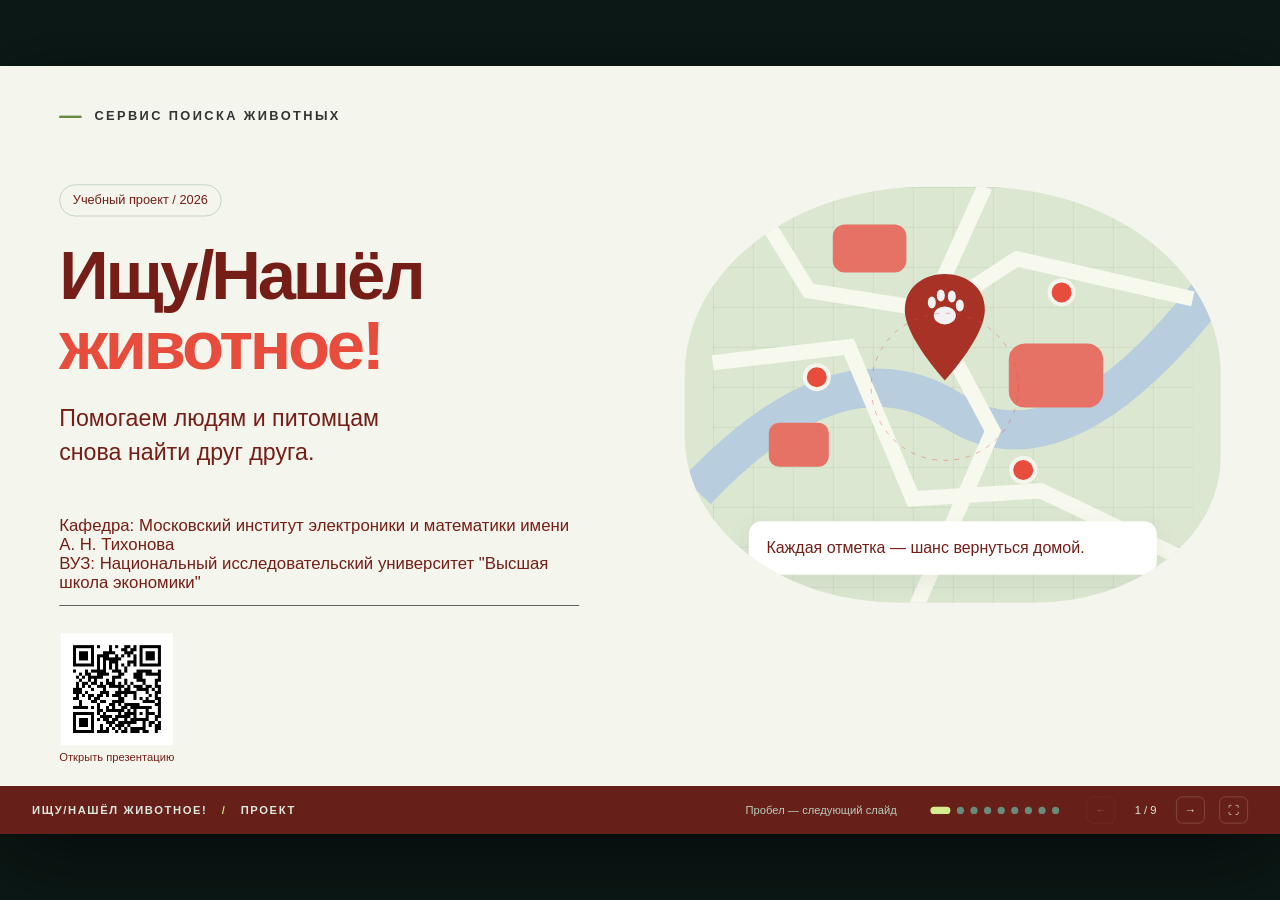
<file: presentation/index.html>
<!doctype html>
<html lang="ru">
  <head>
    <meta charset="utf-8" />
    <meta
      name="viewport"
      content="width=device-width, initial-scale=1, viewport-fit=cover"
    />
    <title>Ищу/Нашёл животное! — презентация</title>
    <link rel="stylesheet" href="presentation.css?v=20261010-3" />
  </head>
  <body>
    <div id="viewport">
    <div id="stage">
      <iframe id="slide" title="Слайд презентации"></iframe>
      <nav aria-label="Управление презентацией">
        <span class="brand">ИЩУ/НАШЁЛ ЖИВОТНОЕ! <i> / </i> ПРОЕКТ</span
        ><span id="hint">Пробел — следующий слайд</span>
        <div id="dots"></div>
        <button id="prev" aria-label="Предыдущий слайд">←</button
        ><span id="counter" aria-live="polite"></span
        ><button id="next" aria-label="Следующий слайд">→</button
        ><button id="fullscreen" aria-label="Полный экран">⛶</button>
      </nav>
    </div>
    </div>
    <div class="touch-navigation" aria-label="Переключение слайдов касанием">
      <button id="touch-prev" aria-label="Левая половина экрана — предыдущий слайд"></button>
      <button id="touch-next" aria-label="Правая половина экрана — следующий слайд"></button>
    </div>
    <script src="presentation.js?v=20261010-3"></script>
  </body>
</html>
</file>
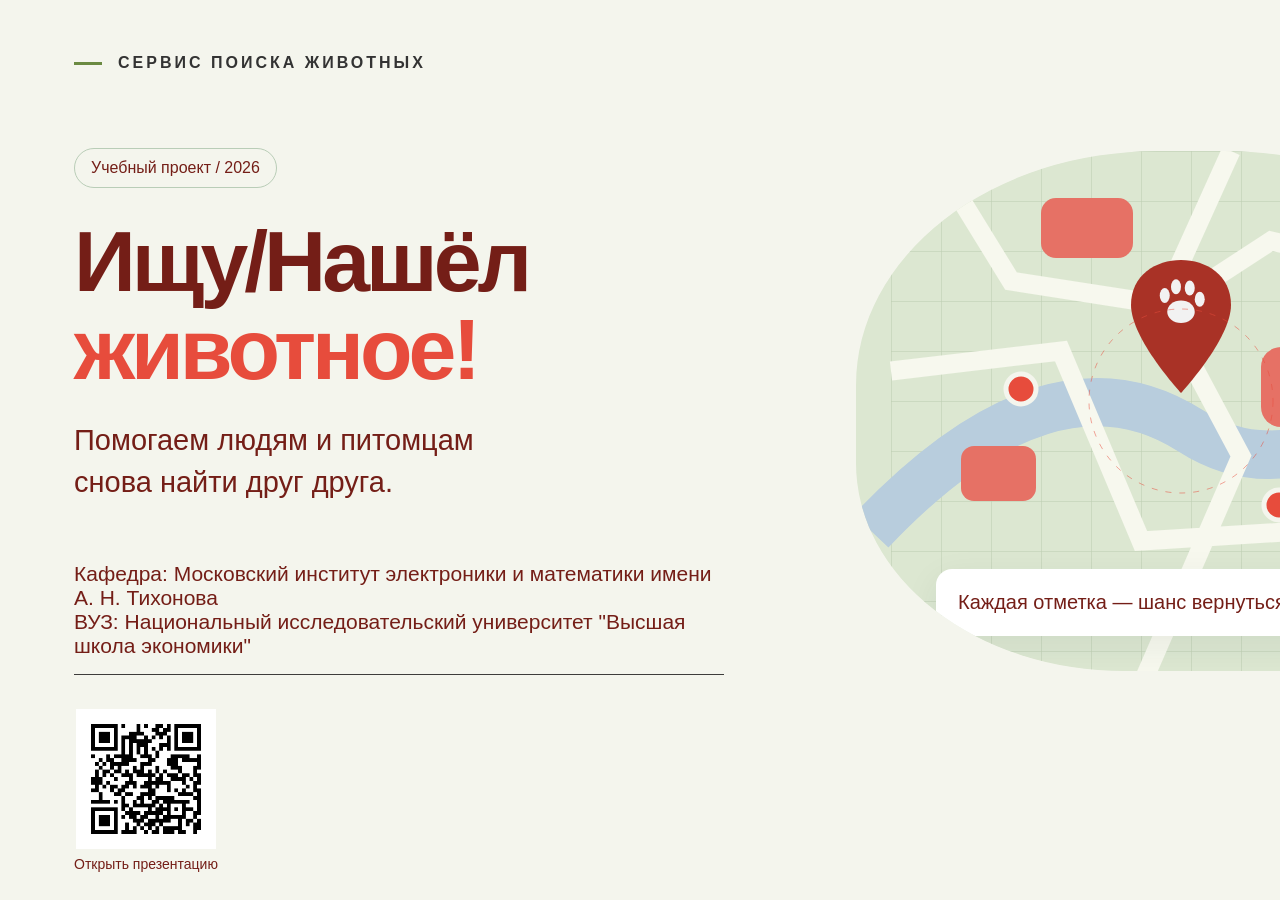
<file: presentation/1/index.html>
<!doctype html>
<html lang="ru">
  <head>
    <meta charset="utf-8" />
    <meta name="viewport" content="width=device-width, initial-scale=1" />
    <title>1. Ищу/Нашёл животное!</title>
    <link rel="stylesheet" href="../slides.css?v=20261010-2" />
  </head>
  <body>
    <main class="slide welcome">
      <div class="eyebrow">Сервис поиска животных</div>
      <div class="hero">
        <div>
          <span class="pill">Учебный проект / 2026</span>
          <h1 style="margin-top: 30px">
            Ищу/Нашёл<br /><span class="accent">животное!</span>
          </h1>
          <p>Помогаем людям и питомцам<br />снова найти друг друга.</p>
          <!-- Укажите название учебного заведения здесь. -->
          <div class="school">
            Кафедра: Московский институт электроники и математики имени А. Н.
            Тихонова <br />
            ВУЗ: Национальный исследовательский университет "Высшая школа
            экономики"
          </div>
        </div>
        <div class="map-art">
          <svg viewBox="0 0 600 520" aria-hidden="true">
            <defs>
              <pattern
                id="grid"
                width="50"
                height="50"
                patternUnits="userSpaceOnUse"
              >
                <path
                  d="M50 0H0v50"
                  fill="none"
                  stroke="#bacbb0"
                  stroke-width="1"
                />
              </pattern>
            </defs>
            <rect width="600" height="520" fill="url(#grid)" />
            <path
              d="M-20 380Q160 190 300 280T630 120"
              stroke="#b8cddd"
              stroke-width="48"
              fill="none"
            />
            <path
              d="m40 0 80 130 160 25 100-65 220 50M0 220l170-20 80 190 160-10 210 100M340 0l-70 155 80 150-100 230"
              stroke="#f7f8ee"
              stroke-width="19"
              fill="none"
            />
            <g fill="#e67165">
              <rect x="150" y="47" width="92" height="60" rx="15" />
              <rect x="370" y="196" width="118" height="80" rx="20" />
              <rect x="70" y="295" width="75" height="55" rx="13" />
            </g>
            <g transform="translate(240 110)">
              <path
                d="M0 44C0-16 100-16 100 44c0 34-50 88-50 88S0 78 0 44"
                fill="#a93226"
              />
              <g transform="translate(25 17) scale(1.25)" fill="#f2f2f2">
                <ellipse cx="20" cy="27" rx="11" ry="9" />
                <ellipse cx="7" cy="14" rx="4" ry="6" />
                <ellipse cx="16" cy="7" rx="4" ry="6" />
                <ellipse cx="27" cy="8" rx="4" ry="6" />
                <ellipse cx="35" cy="17" rx="4" ry="6" />
              </g>
            </g>
            <g fill="#e74c3c" stroke="#f4f5ed" stroke-width="5">
              <circle cx="130" cy="238" r="15" />
              <circle cx="436" cy="132" r="15" />
              <circle cx="388" cy="354" r="15" />
            </g>
            <circle
              cx="290"
              cy="250"
              r="92"
              stroke="#e74c3c"
              fill="none"
              opacity=".5"
              stroke-dasharray="6 8"
            />
          </svg>
          <div class="map-label">Каждая отметка — шанс вернуться домой.</div>
        </div>
      </div>
      <a class="presentation-qr" href="http://146.103.106.182/presentation/" aria-label="Открыть презентацию по QR-коду">
        <img src="presentation-qr.png" width="140" height="140" alt="QR-код: http://146.103.106.182/presentation/" />
        <span>Открыть презентацию</span>
      </a>
    </main>
  </body>
</html>
</file>
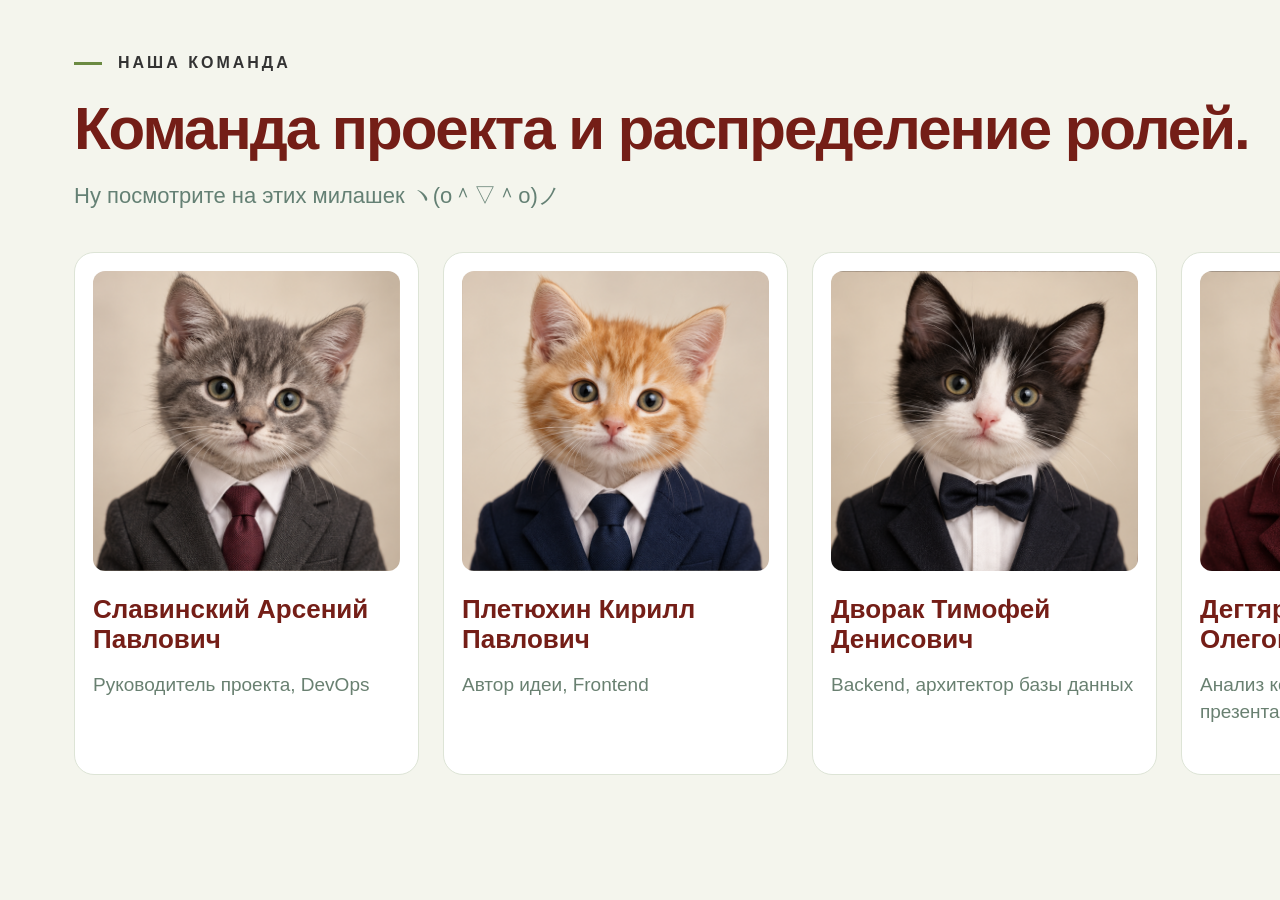
<file: presentation/2/index.html>
<!doctype html>
<html lang="ru">
  <head>
    <meta charset="utf-8" />
    <meta name="viewport" content="width=device-width, initial-scale=1" />
    <title>2. Ищу/Нашёл животное!</title>
    <link rel="stylesheet" href="../slides.css?v=20261010-3" />
  </head>
  <body>
    <main class="slide">
      <div class="eyebrow">Наша команда</div>
      <h2>Команда проекта и распределение ролей.</h2>
      <p class="intro">Ну посмотрите на этих милашек ヽ(o＾▽＾o)ノ</p>
      <div class="team">
        <article class="member">
          <div class="photo kitten kitten-1" role="img" aria-label="Котёнок в деловом костюме"></div>
          <!-- Укажите ФИО участника здесь. -->
          <h3>Славинский Арсений Павлович</h3>
          <!-- Укажите роль и описание вклада здесь. -->
          <p>Руководитель проекта, DevOps</p>
        </article>
        <article class="member">
          <div class="photo kitten kitten-2" role="img" aria-label="Котёнок в деловом костюме"></div>
          <!-- Укажите ФИО участника здесь. -->
          <h3>Плетюхин Кирилл Павлович</h3>
          <!-- Укажите роль и описание вклада здесь. -->
          <p>Автор идеи, Frontend</p>
        </article>
        <article class="member">
          <div class="photo kitten kitten-3" role="img" aria-label="Котёнок в деловом костюме"></div>
          <!-- Укажите ФИО участника здесь. -->
          <h3>Дворак Тимофей Денисович</h3>
          <!-- Укажите роль и описание вклада здесь. -->
          <p>Backend, архитектор базы данных</p>
        </article>
        <article class="member">
          <div class="photo kitten kitten-4" role="img" aria-label="Котёнок в деловом костюме"></div>
          <!-- Укажите ФИО участника здесь. -->
          <h3>Дегтярёва Алина Олеговна</h3>
          <!-- Укажите роль и описание вклада здесь. -->
          <p>Анализ конкурентов, разработка презентации и текстов</p>
        </article>
      </div>
      <footer class="footer"><span></span><span>02 / 09</span></footer>
    </main>
  </body>
</html>
</file>
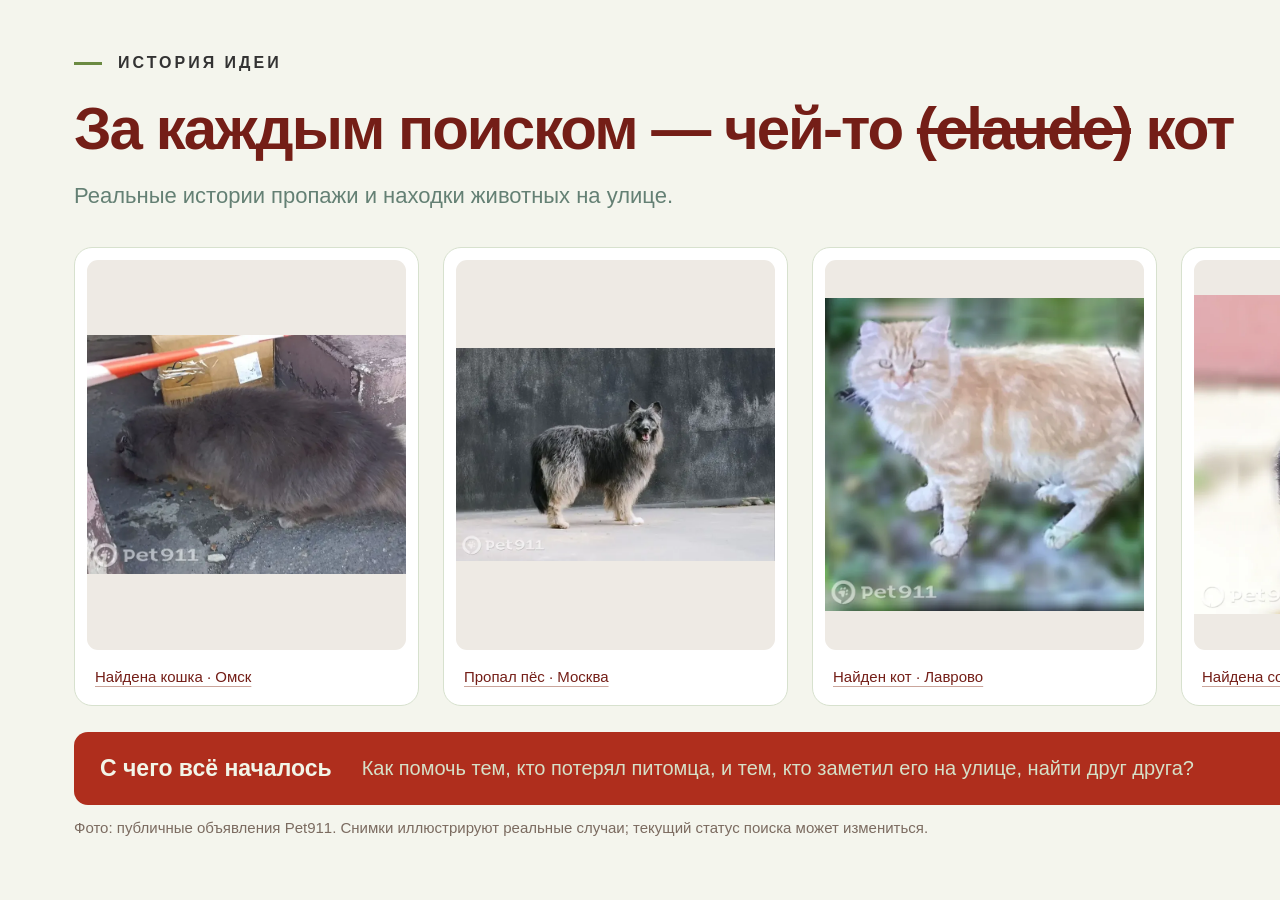
<file: presentation/3/index.html>
<!doctype html>
<html lang="ru">
  <head>
    <meta charset="utf-8" />
    <meta name="viewport" content="width=device-width, initial-scale=1" />
    <title>3. Ищу/Нашёл животное!</title>
    <link rel="stylesheet" href="../slides.css?v=20261010-2" />
  </head>
  <body>
    <main class="slide">
      <div class="eyebrow">История идеи</div>
      <h2>За каждым поиском — чей-то <strike>(claude)</strike> кот</h2>
      <p class="intro">Реальные истории пропажи и находки животных на улице.</p>
      <!-- Фото из публичных объявлений Pet911. Ссылки на оригиналы — под фотографиями. -->
      <div class="animal-gallery">
        <figure>
          <img src="cat-1.webp" alt="Найденная на улице серая кошка в Омске" />
          <figcaption>
            <a
              href="https://pet911.ru/omsk/found/cat/rf1270955"
              target="_blank"
              rel="noopener noreferrer"
              >Найдена кошка · Омск</a
            >
          </figcaption>
        </figure>
        <figure>
          <img
            src="dog-1.webp"
            alt="Пропавший пёс, сфотографированный на улице в Москве"
          />
          <figcaption>
            <a
              href="https://pet911.ru/moskva/lost/dog/rl1124998"
              target="_blank"
              rel="noopener noreferrer"
              >Пропал пёс · Москва</a
            >
          </figcaption>
        </figure>
        <figure>
          <img src="cat-2.webp" alt="Рыжий кот, найденный в деревне Лаврово" />
          <figcaption>
            <a
              href="https://pet911.ru/gorodskoy-okrug-klin/found/cat/rf1270945"
              target="_blank"
              rel="noopener noreferrer"
              >Найден кот · Лаврово</a
            >
          </figcaption>
        </figure>
        <figure>
          <img src="dog-2.webp" alt="Собака, найденная на улице в Лакинске" />
          <figcaption>
            <a
              href="https://pet911.ru/lakinsk/found/dog/rf1270957"
              target="_blank"
              rel="noopener noreferrer"
              >Найдена собака · Лакинск</a
            >
          </figcaption>
        </figure>
      </div>
      <div class="takeaway">
        <b>С чего всё началось</b>
        <p>
          Как помочь тем, кто потерял питомца, и тем, кто заметил его на улице,
          найти друг друга?
        </p>
      </div>
      <p class="photo-source">
        Фото: публичные объявления Pet911. Снимки иллюстрируют реальные случаи;
        текущий статус поиска может измениться.
      </p>
    </main>
  </body>
</html>
</file>
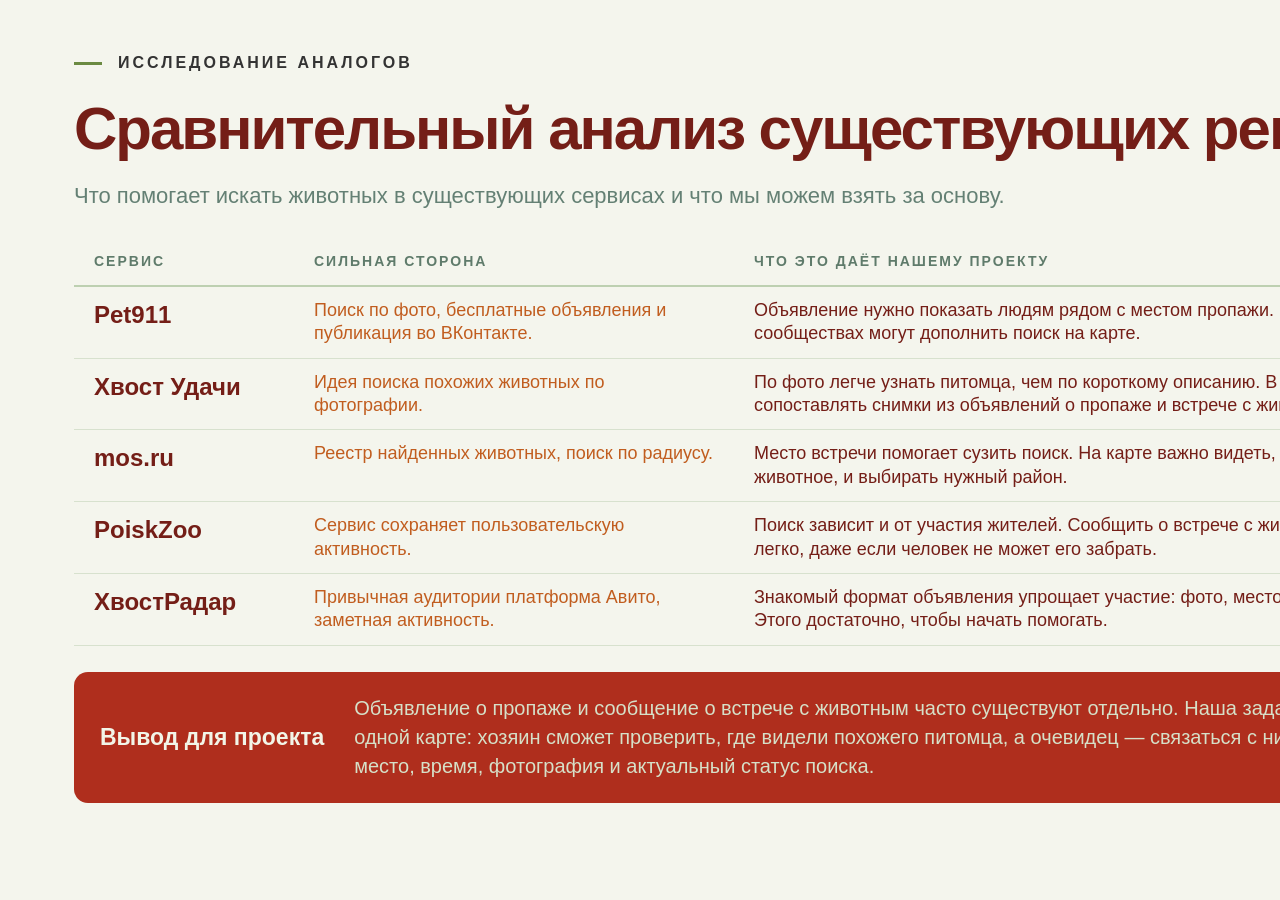
<file: presentation/4/index.html>
<!doctype html>
<html lang="ru">
  <head>
    <meta charset="utf-8" />
    <meta name="viewport" content="width=device-width, initial-scale=1" />
    <title>4. Ищу/Нашёл животное!</title>
    <link rel="stylesheet" href="../slides.css?v=20261010-2" />
  </head>
  <body>
    <main class="slide">
      <div class="eyebrow">Исследование аналогов</div>
      <h2>Сравнительный анализ существующих решений</h2>
      <p class="intro">
        Что помогает искать животных в существующих сервисах и что мы можем взять за основу.
      </p>
      <table class="comparison comparison-positive">
        <thead>
          <tr>
            <th>СЕРВИС</th>
            <th>СИЛЬНАЯ СТОРОНА</th>
            <th>ЧТО ЭТО ДАЁТ НАШЕМУ ПРОЕКТУ</th>
          </tr>
        </thead>
        <tbody>
          <tr>
            <td>Pet911</td>
            <td>
              Поиск по фото, бесплатные объявления и публикация во ВКонтакте.
            </td>
            <td>
              Объявление нужно показать людям рядом с местом пропажи.
              Публикации в районных сообществах могут дополнить поиск на карте.
            </td>
          </tr>
          <tr>
            <td>Хвост Удачи</td>
            <td>Идея поиска похожих животных по фотографии.</td>
            <td>
              По фото легче узнать питомца, чем по короткому описанию.
              В дальнейшем можно сопоставлять снимки из объявлений о пропаже и встрече с животным.
            </td>
          </tr>
          <tr>
            <td>mos.ru</td>
            <td>Реестр найденных животных, поиск по радиусу.</td>
            <td>
              Место встречи помогает сузить поиск. На карте важно видеть,
              где и когда заметили животное, и выбирать нужный район.
            </td>
          </tr>
          <tr>
            <td>PoiskZoo</td>
            <td>Сервис сохраняет пользовательскую активность.</td>
            <td>
              Поиск зависит и от участия жителей. Сообщить о встрече с животным
              должно быть легко, даже если человек не может его забрать.
            </td>
          </tr>
          <tr>
            <td>ХвостРадар</td>
            <td>Привычная аудитории платформа Авито, заметная активность.</td>
            <td>
              Знакомый формат объявления упрощает участие: фото, место,
              описание и способ связи. Этого достаточно, чтобы начать помогать.
            </td>
          </tr>
        </tbody>
      </table>
      <div class="takeaway">
        <b>Вывод для проекта</b>
        <p>
          Объявление о пропаже и сообщение о встрече с животным часто существуют
          отдельно. Наша задача — собрать их на одной карте: хозяин сможет
          проверить, где видели похожего питомца, а очевидец — связаться с ним.
          Для этого важны место, время, фотография и актуальный статус поиска.
        </p>
      </div>
      <footer class="footer"><span></span><span>04 / 09</span></footer>
    </main>
  </body>
</html>
</file>
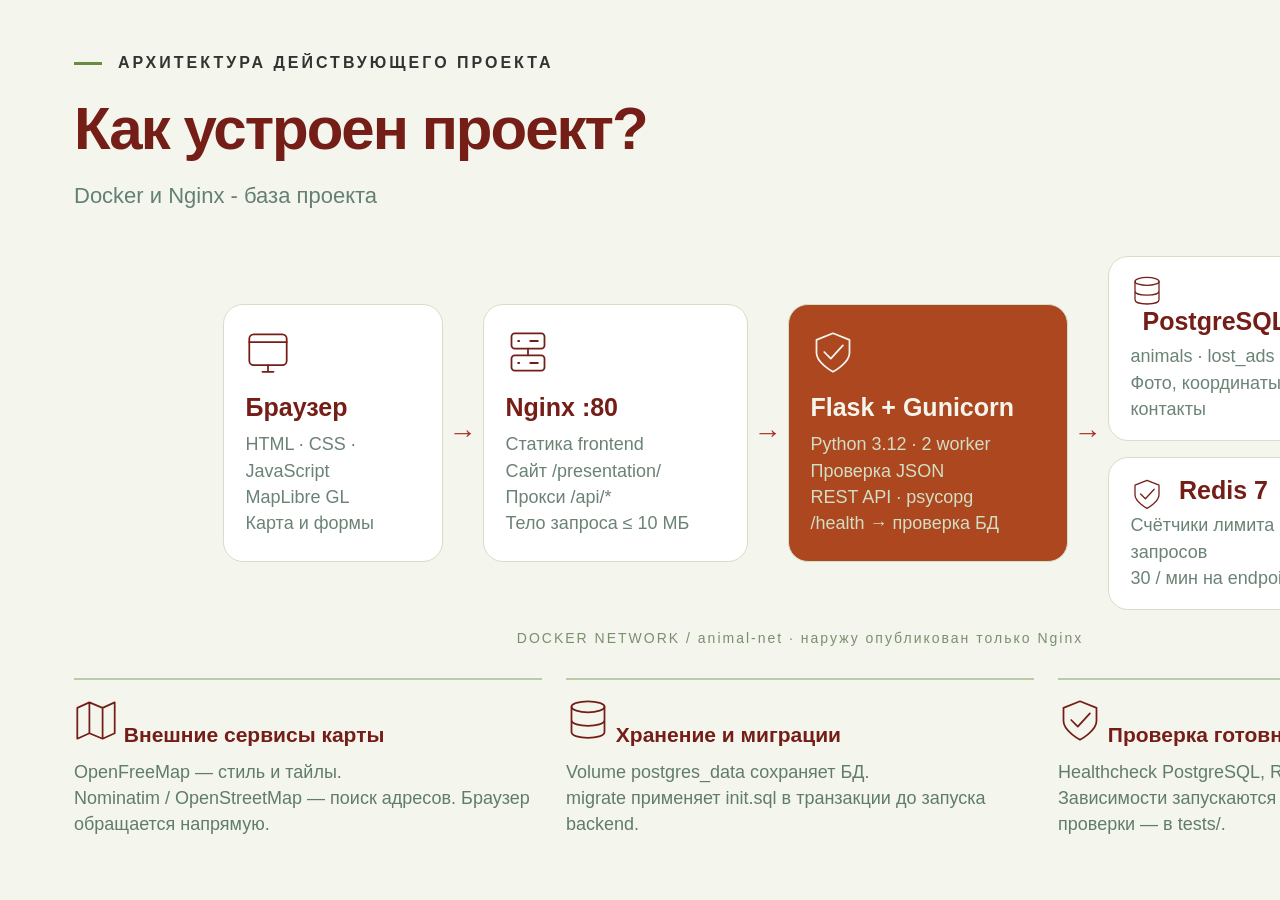
<file: presentation/5/index.html>
<!doctype html>
<html lang="ru">
  <head>
    <meta charset="utf-8" />
    <meta name="viewport" content="width=device-width, initial-scale=1" />
    <title>5. Ищу/Нашёл животное!</title>
    <link rel="stylesheet" href="../slides.css?v=20261010-2" />
  </head>
  <body>
    <main class="slide">
      <div class="eyebrow">Архитектура действующего проекта</div>
      <h2>Как устроен проект?</h2>
      <p class="intro">Docker и Nginx - база проекта</p>
      <div class="architecture">
        <article class="node">
          <svg class="icon" viewBox="0 0 40 40" aria-hidden="true">
            <rect x="3" y="4" width="34" height="28" rx="4" />
            <path d="M3 11h34M15 38h10M20 32v6" />
          </svg>
          <h3>Браузер</h3>
          <p>HTML · CSS · JavaScript<br />MapLibre GL<br />Карта и формы</p>
        </article>
        <div class="arrow">→</div>
        <article class="node">
          <svg class="icon" viewBox="0 0 40 40" aria-hidden="true">
            <rect x="5" y="3" width="30" height="14" rx="3" />
            <rect x="5" y="23" width="30" height="14" rx="3" />
            <path d="M11 10h1M11 30h1M22 10h7M22 30h7M20 17v6" />
          </svg>
          <h3>Nginx :80</h3>
          <p>
            Статика frontend<br />Сайт /presentation/<br />Прокси /api/*<br />Тело
            запроса ≤ 10 МБ
          </p>
        </article>
        <div class="arrow">→</div>
        <article class="node core">
          <svg class="icon" viewBox="0 0 40 40" aria-hidden="true">
            <path
              d="M20 3 35 9v12c0 9-15 17-15 17S5 30 5 21V9Z M12 20l6 6 11-12"
            />
          </svg>
          <h3>Flask + Gunicorn</h3>
          <p>
            Python 3.12 · 2 worker<br />Проверка JSON<br />REST API · psycopg<br />/health
            → проверка БД
          </p>
        </article>
        <div class="arrow">→</div>
        <div class="stack">
          <article class="node">
            <svg class="icon" viewBox="0 0 40 40" aria-hidden="true">
              <ellipse cx="20" cy="8" rx="15" ry="5" />
              <path d="M5 8v23c0 7 30 7 30 0V8M5 20c0 7 30 7 30 0" />
            </svg>
            <h3>PostgreSQL 17</h3>
            <p>animals · lost_ads<br />Фото, координаты, контакты</p>
          </article>
          <article class="node">
            <svg class="icon" viewBox="0 0 40 40" aria-hidden="true">
              <path
                d="M20 3 35 9v12c0 9-15 17-15 17S5 30 5 21V9Z M12 20l6 6 11-12"
              />
            </svg>
            <h3>Redis 7</h3>
            <p>Счётчики лимита запросов<br />30 / мин на endpoint и IP</p>
          </article>
        </div>
      </div>
      <div class="network-label">
        DOCKER NETWORK / animal-net · наружу опубликован только Nginx
      </div>
      <div class="infra-bottom">
        <article class="detail">
          <h3>
            <svg class="icon" viewBox="0 0 40 40" aria-hidden="true">
              <path
                d="m3 9 11-5 12 5 11-5v28l-11 5-12-5-11 5ZM14 4v28M26 9v28"
              />
            </svg>
            Внешние сервисы карты
          </h3>
          <p>
            OpenFreeMap — стиль и тайлы.<br />Nominatim / OpenStreetMap — поиск
            адресов. Браузер обращается напрямую.
          </p>
        </article>
        <article class="detail">
          <h3>
            <svg class="icon" viewBox="0 0 40 40" aria-hidden="true">
              <ellipse cx="20" cy="8" rx="15" ry="5" />
              <path d="M5 8v23c0 7 30 7 30 0V8M5 20c0 7 30 7 30 0" />
            </svg>
            Хранение и миграции
          </h3>
          <p>
            Volume postgres_data сохраняет БД.<br />migrate применяет init.sql в
            транзакции до запуска backend.
          </p>
        </article>
        <article class="detail">
          <h3>
            <svg class="icon" viewBox="0 0 40 40" aria-hidden="true">
              <path
                d="M20 3 35 9v12c0 9-15 17-15 17S5 30 5 21V9Z M12 20l6 6 11-12"
              />
            </svg>
            Проверка готовности
          </h3>
          <p>
            Healthcheck PostgreSQL, Redis и backend.<br />Зависимости
            запускаются по готовности; smoke и unit-проверки — в tests/.
          </p>
        </article>
      </div>
      <footer class="footer"><span></span><span>05 / 09</span></footer>
    </main>
  </body>
</html>
</file>
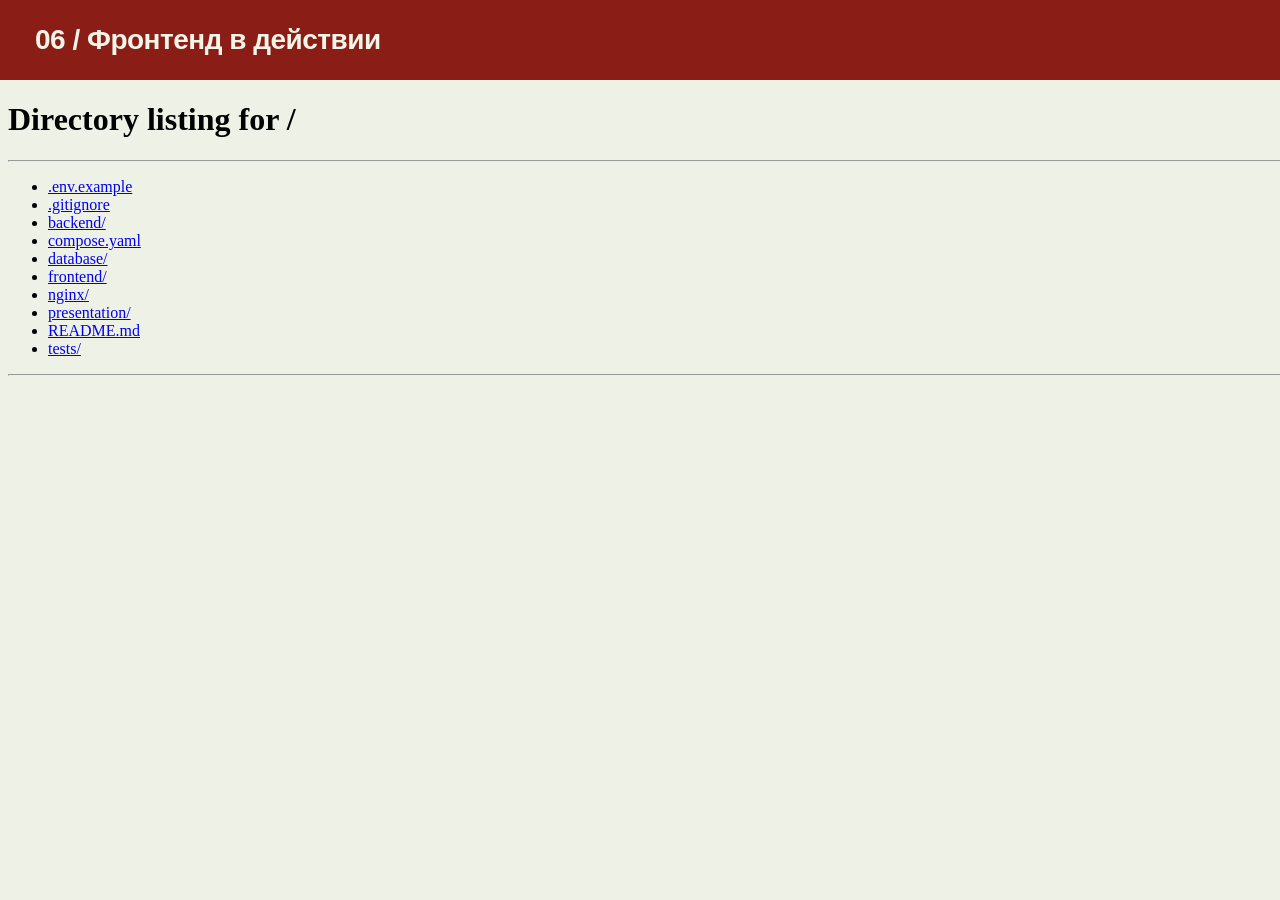
<file: presentation/6/index.html>
<!doctype html>
<html lang="ru">
  <head>
    <meta charset="utf-8" />
    <meta name="viewport" content="width=device-width, initial-scale=1" />
    <title>6. Ищу/Нашёл животное!</title>
    <link rel="stylesheet" href="../slides.css?v=20261010-2" />
  </head>
  <body>
    <main class="slide live">
      <div class="live-top">
        <h2>06 / Фронтенд в действии</h2>
      </div>
      <iframe
        src="/"
        title="Действующий сайт Ищу/Нашёл животное!"
        allow="geolocation; fullscreen"
      ></iframe>
    </main>
  </body>
</html>
</file>
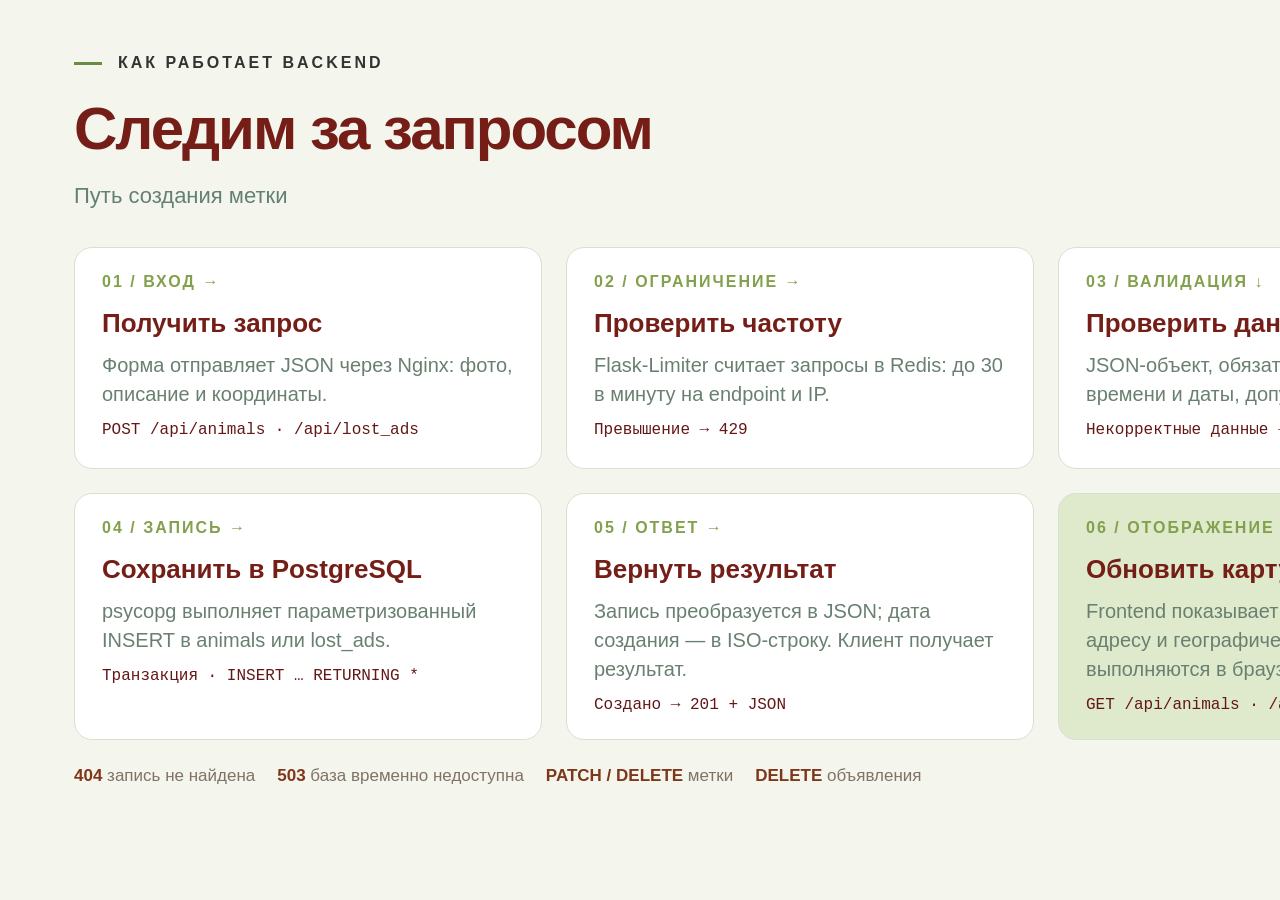
<file: presentation/7/index.html>
<!doctype html>
<html lang="ru">
  <head>
    <meta charset="utf-8" />
    <meta name="viewport" content="width=device-width, initial-scale=1" />
    <title>7. Ищу/Нашёл животное!</title>
    <link rel="stylesheet" href="../slides.css?v=20261010-2" />
  </head>
  <body>
    <main class="slide">
      <div class="eyebrow">Как работает backend</div>
      <h2>Следим за запросом</h2>
      <p class="intro">Путь создания метки</p>
      <div class="flow">
        <article class="step">
          <b>01 / ВХОД →</b>
          <h3>Получить запрос</h3>
          <p>Форма отправляет JSON через Nginx: фото, описание и координаты.</p>
          <code>POST /api/animals · /api/lost_ads</code>
        </article>
        <article class="step">
          <b>02 / ОГРАНИЧЕНИЕ →</b>
          <h3>Проверить частоту</h3>
          <p>
            Flask-Limiter считает запросы в Redis: до 30 в минуту на endpoint и
            IP.
          </p>
          <code>Превышение → 429</code>
        </article>
        <article class="step">
          <b>03 / ВАЛИДАЦИЯ ↓</b>
          <h3>Проверить данные</h3>
          <p>
            JSON-объект, обязательные поля, формат времени и даты, допустимые
            координаты.
          </p>
          <code>Некорректные данные → 400</code>
        </article>
        <article class="step">
          <b>04 / ЗАПИСЬ →</b>
          <h3>Сохранить в PostgreSQL</h3>
          <p>
            psycopg выполняет параметризованный INSERT в animals или lost_ads.
          </p>
          <code>Транзакция · INSERT … RETURNING *</code>
        </article>
        <article class="step">
          <b>05 / ОТВЕТ →</b>
          <h3>Вернуть результат</h3>
          <p>
            Запись преобразуется в JSON; дата создания — в ISO-строку. Клиент
            получает результат.
          </p>
          <code>Создано → 201 + JSON</code>
        </article>
        <article class="step last">
          <b>06 / ОТОБРАЖЕНИЕ</b>
          <h3>Обновить карту и список</h3>
          <p>
            Frontend показывает данные API. Поиск по адресу и географическая
            фильтрация выполняются в браузере.
          </p>
          <code>GET /api/animals · /api/lost_ads</code>
        </article>
      </div>
      <div class="responses">
        <span><b>404</b> запись не найдена</span
        ><span><b>503</b> база временно недоступна</span
        ><span><b>PATCH / DELETE</b> метки</span
        ><span><b>DELETE</b> объявления</span>
      </div>
      <footer class="footer"></footer>
    </main>
  </body>
</html>
</file>
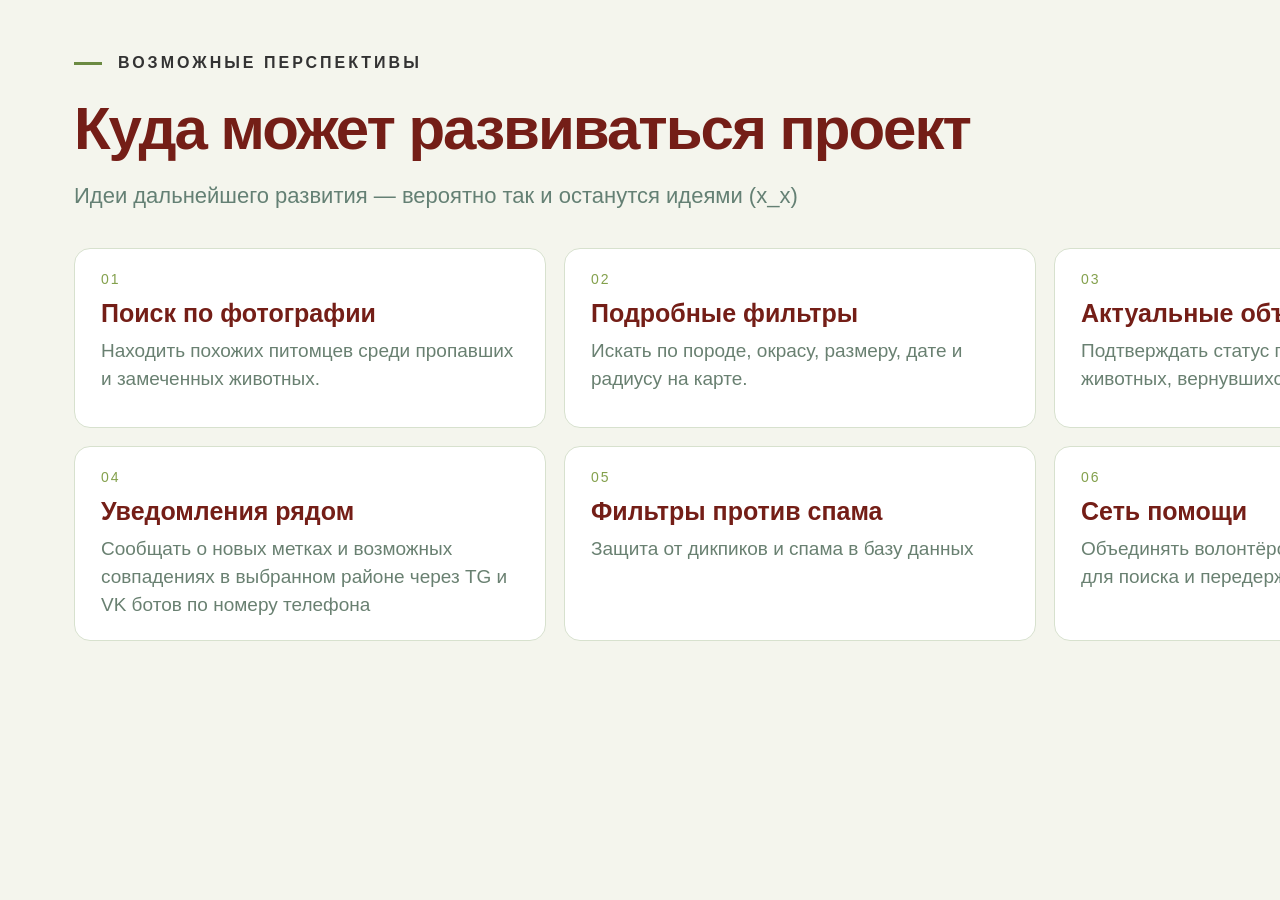
<file: presentation/8/index.html>
<!doctype html>
<html lang="ru">
  <head>
    <meta charset="utf-8" />
    <meta name="viewport" content="width=device-width, initial-scale=1" />
    <title>8. Ищу/Нашёл животное!</title>
    <link rel="stylesheet" href="../slides.css?v=20261010-2" />
  </head>
  <body>
    <main class="slide">
      <div class="eyebrow">Возможные перспективы</div>
      <h2>Куда может развиваться проект</h2>
      <p class="intro">
        Идеи дальнейшего развития — вероятно так и останутся идеями (x_x)
      </p>
      <!-- Таблица 3 строки × 3 столбца. Измените заголовки и описания в ячейках. -->
      <table
        class="perspectives"
        aria-label="Перспективы проекта: три строки и три столбца"
      >
        <tbody>
          <tr>
            <td>
              <span>01</span>
              <h3>Поиск по фотографии</h3>
              <p>
                Находить похожих питомцев среди пропавших и замеченных животных.
              </p>
            </td>
            <td>
              <span>02</span>
              <h3>Подробные фильтры</h3>
              <p>Искать по породе, окрасу, размеру, дате и радиусу на карте.</p>
            </td>
            <td>
              <span>03</span>
              <h3>Актуальные объявления</h3>
              <p>
                Подтверждать статус поиска и отмечать животных, вернувшихся
                домой.
              </p>
            </td>
          </tr>
          <tr>
            <td>
              <span>04</span>
              <h3>Уведомления рядом</h3>
              <p>
                Сообщать о новых метках и возможных совпадениях в выбранном
                районе через TG и VK ботов по номеру телефона
              </p>
            </td>
            <td>
              <span>05</span>
              <h3>Фильтры против спама</h3>
              <p>Защита от дикпиков и спама в базу данных</p>
            </td>
            <td>
              <span>06</span>
              <h3>Сеть помощи</h3>
              <p>
                Объединять волонтёров, приюты и ветклиники для поиска и
                передержки.
              </p>
            </td>
          </tr>
        </tbody>
      </table>
    </main>
  </body>
</html>
</file>
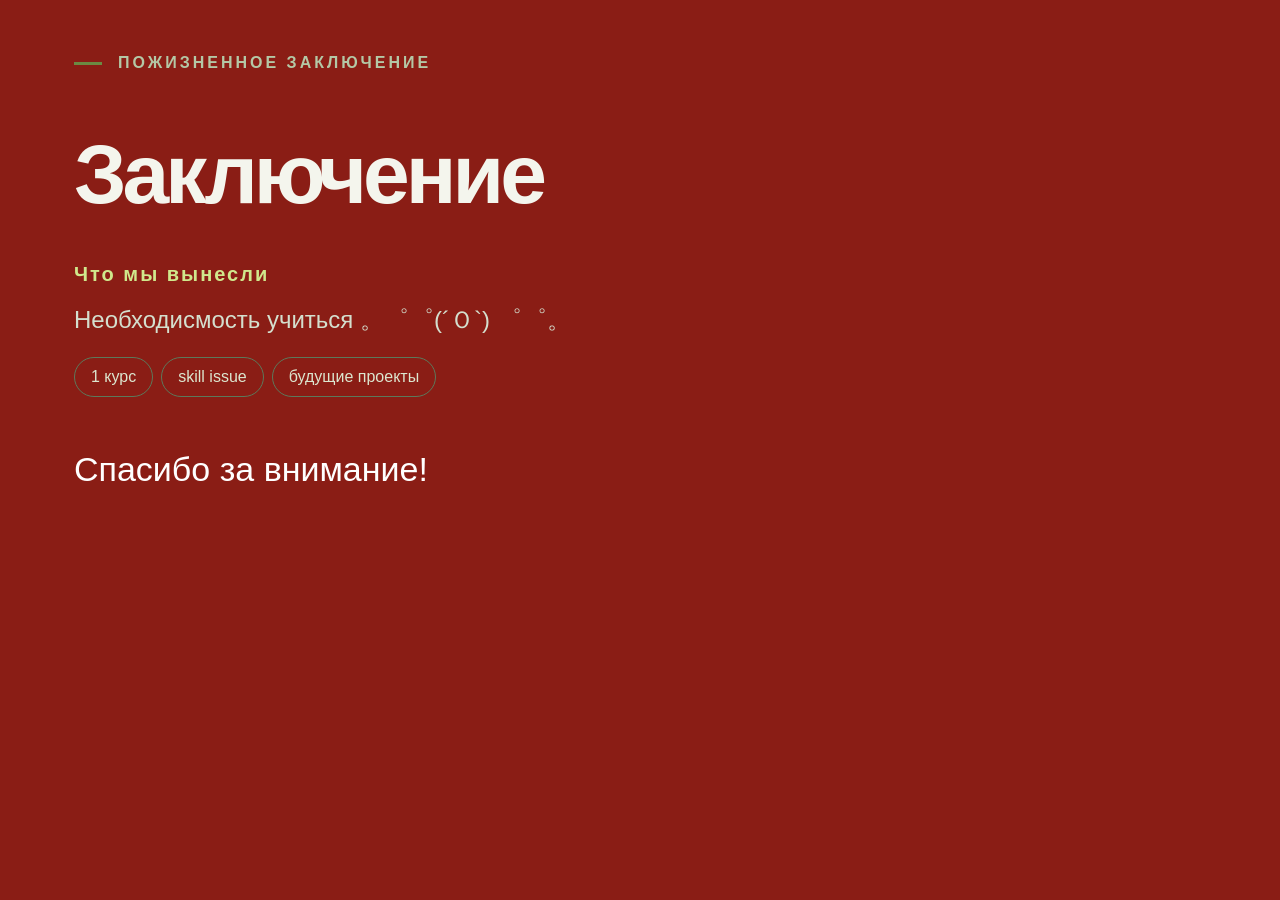
<file: presentation/9/index.html>
<!doctype html>
<html lang="ru">
  <head>
    <meta charset="utf-8" />
    <title>9. Ищу/Нашёл животное!</title>
    <meta name="viewport" content="width=device-width, initial-scale=1" />
    <link rel="stylesheet" href="../slides.css?v=20261010-2" />
  </head>
  <body>
    <main class="slide closing">
      <div class="eyebrow">Пожизненное заключение</div>
      <h1>Заключение</h1>
      <div class="summary">
        <div>
          <h3>Что мы вынесли</h3>
          <p>Необходисмость учиться 。゜゜(´Ｏ`) ゜゜。</p>
          <span class="pill">1 курс</span><span class="pill">skill issue</span
          ><span class="pill">будущие проекты</span>
        </div>
      </div>
      <p class="thanks">Спасибо за внимание!</p>
      <svg class="icon paw" viewBox="0 0 40 40" aria-hidden="true">
        <ellipse cx="20" cy="27" rx="12" ry="10" />
        <ellipse cx="7" cy="15" rx="4" ry="6" />
        <ellipse cx="16" cy="8" rx="4" ry="6" />
        <ellipse cx="27" cy="9" rx="4" ry="6" />
        <ellipse cx="35" cy="18" rx="4" ry="6" />
      </svg>
      <footer class="footer"><span></span><span>09 / 09</span></footer>
    </main>
  </body>
</html>
</file>
<file: presentation/presentation.css>
* {
  box-sizing: border-box;
}
html,
body {
  margin: 0;
  width: 100%;
  height: 100%;
  overflow: hidden;
  background: #0c1916;
  font-family: Arial, sans-serif;
}
#stage {
  position: absolute;
  width: 1600px;
  height: 960px;
  transform-origin: center;
  left: 50%;
  top: 50%;
  background: #f4f5ed;
  box-shadow: 0 30px 100px #0008;
}
#slide {
  border: 0;
  width: 1600px;
  height: 900px;
  display: block;
}
nav {
  height: 60px;
  display: flex;
  align-items: center;
  padding: 0 40px;
  gap: 18px;
  background: #671f19;
  color: #dce7dd;
  font-size: 14px;
}
.brand {
  font-weight: bold;
  letter-spacing: 2px;
  margin-right: auto;
}
.brand i {
  color: #bedc74;
  font-style: normal;
  margin: 0 12px;
}
#hint {
  color: #b9cbbd;
  margin-right: 24px;
}
button {
  font: inherit;
  color: inherit;
  background: transparent;
  border: 1px solid #ffffff35;
  border-radius: 8px;
  width: 36px;
  height: 34px;
  cursor: pointer;
}
button:hover,
button:focus-visible {
  background: #ffffff20;
  outline: 2px solid #bedc74;
}
button:disabled {
  opacity: 0.25;
  cursor: default;
}
#dots {
  display: flex;
  gap: 8px;
  margin-right: 16px;
}
#dots button {
  height: 9px;
  width: 9px;
  padding: 0;
  border: 0;
  border-radius: 50%;
  background: #698b7c;
}
#dots button[aria-current="true"] {
  background: #d5ec8e;
  width: 25px;
  border-radius: 8px;
}
#counter {
  min-width: 40px;
  text-align: center;
  font-variant-numeric: tabular-nums;
}

.touch-navigation { display: none; }
.touch-navigation[hidden] { display: none !important; }
@media (max-width: 1100px) and (pointer: coarse) {
  .touch-navigation { display: flex; position: fixed; inset: 0; z-index: 10; }
  .touch-navigation button { width: 50%; height: 100%; border: 0; border-radius: 0; padding: 0; margin: 0; background: transparent; touch-action: manipulation; -webkit-tap-highlight-color: transparent; }
  .touch-navigation button:hover { background: transparent; outline: none; }
  .touch-navigation button:focus-visible { outline: 2px solid #bedc74; outline-offset: -2px; }
}
@media (max-width: 1100px) and (pointer: coarse) and (orientation: portrait) {
  .touch-navigation { flex-direction: column-reverse; }
  .touch-navigation button { width: 100%; height: 50%; }
}
#viewport { position: fixed; inset: 0; width: 100%; height: 100%; overflow: hidden; }
</file>
<file: presentation/slides.css>
* {
  box-sizing: border-box;
}
html,
body {
  margin: 0;
  width: 1600px;
  height: 900px;
  overflow: hidden;
}
body {
  font-family: Arial, Helvetica, sans-serif;
  color: #741e17;
  background: #f4f5ed;
  -webkit-font-smoothing: antialiased;
}
.slide {
  width: 1600px;
  height: 900px;
  padding: 54px 74px;
  position: relative;
}
.eyebrow {
  font-size: 16px;
  font-weight: bold;
  letter-spacing: 3px;
  text-transform: uppercase;
  color:#333333;
  display: flex;
  align-items: center;
  gap: 16px;
}
.eyebrow:before {
  content: "";
  width: 28px;
  height: 3px;
  background: #6b8a42;
}
h1,
h2,
h3,
p {
  margin: 0;
}
h1 {
  font-size: 118px;
  line-height: 1.02;
  letter-spacing: -7px;
}
h2 {
  font-size: 60px;
  line-height: 1.08;
  letter-spacing: -2px;
  margin: 25px 0 18px;
}
h3 {
  font-size: 28px;
  line-height: 1.15;
}
p {
  font-size: 22px;
  line-height: 1.45;
}
.intro {
  color: #648074;
  max-width: 1100px;
}
.accent {
  color: #e74c3c;
}
.pill {
  display: inline-block;
  padding: 10px 16px;
  border: 1px solid #b9cdb7;
  border-radius: 30px;
  font-size: 16px;
}
.footer {
  position: absolute;
  bottom: 28px;
  left: 74px;
  right: 74px;
  font-size: 15px;
  color: #6a8275;
  display: flex;
  justify-content: space-between;
}
.hero {
  display: grid;
  grid-template-columns: 1.1fr 1fr;
  gap: 45px;
  margin-top: 76px;
  align-items: center;
}
.hero p {
  font-size: 29px;
  max-width: 640px;
  margin: 26px 0 42px;
}
.school {
  margin-top: 32px;
  max-width: 650px;
  border-bottom: 1px solid #3d3c3b;
  padding: 16px 0;
  font-size: 21px;
  min-height: 58px;
}
.small {
  font-size: 16px;
  line-height: 1.4;
  color: #6a8275;
}
.map-art {
  height: 520px;
  border-radius: 45% 45% 35% 40%;
  background: #dce7d1;
  position: relative;
  overflow: hidden;
}
.map-art svg {
  width: 100%;
  height: 100%;
}
.map-label {
  position: absolute;
  bottom: 35px;
  left: 80px;
  right: 80px;
  background: #fff;
  padding: 22px;
  border-radius: 16px;
  box-shadow: 0 10px 35px #193d3312;
  font-size: 20px;
}
.team {
  display: grid;
  grid-template-columns: repeat(4, 1fr);
  gap: 24px;
  margin-top: 40px;
}
.member {
  background: #fff;
  padding: 18px;
  border-radius: 20px;
  border: 1px solid #dde4d6;
}
.photo {
  height: 300px;
  border-radius: 12px;
  background: #e8eedf;
  display: flex;
  align-items: center;
  justify-content: center;
  position: relative;
  overflow: hidden;
}
.photo svg {
  width: 100px;
  height: 100px;
  stroke: #8ca580;
  fill: none;
  stroke-width: 1.2;
}
.photo img {
  width: 100%;
  height: 100%;
  object-fit: cover;
}
.photo.kitten {
  background-image: url("2/kittens-in-suits.png");
  background-size: 200% 200%;
}
.kitten-1 { background-position: left top; }
.kitten-2 { background-position: right top; }
.kitten-3 { background-position: left bottom; }
.kitten-4 { background-position: right bottom; }
.photo span {
  position: absolute;
  bottom: 22px;
  font-size: 15px;
  letter-spacing: 1px;
  color: #56754e;
}
.member h3 {
  margin: 24px 0 14px;
  font-size: 26px;
  min-height: 62px;
}
.member p {
  font-size: 19px;
  min-height: 85px;
  color: #698071;
}
.member .index {
  margin: 15px 0 0;
  font-size: 14px;
  color: #91a284;
  letter-spacing: 2px;
}
.comparison {
  width: 100%;
  border-collapse: collapse;
  margin-top: 25px;
  font-size: 18px;
  line-height: 1.3;
}
.comparison th {
  text-align: left;
  padding: 15px 20px;
  color: #5f7b6b;
  font-size: 14px;
  letter-spacing: 2px;
  border-bottom: 2px solid #bdd0b1;
}
.comparison td {
  padding: 12px 20px;
  border-bottom: 1px solid #d7e1ce;
  vertical-align: top;
}
.comparison td:first-child {
  width: 235px;
  font-weight: bold;
  font-size: 24px;
}
.comparison td:nth-child(2) {
  width: 355px;
  color: #c15d1f;
}
.comparison td:last-child {
  width: 360px;
}
.takeaway {
  background: #af2e1d;
  color: #f2f5e8;
  border-radius: 14px;
  padding: 22px 26px;
  margin-top: 26px;
  display: flex;
  gap: 30px;
  align-items: center;
}
.takeaway b {
  font-size: 23px;
  white-space: nowrap;
}
.takeaway p {
  font-size: 20px;
  color: #d6e0c8;
}
.architecture {
  display: grid;
  grid-template-columns: 220px 40px 265px 40px 280px 40px 270px;
  align-items: center;
  justify-content: center;
  margin-top: 44px;
}
.node {
  background: white;
  border: 1px solid #d4dfc9;
  border-radius: 20px;
  padding: 25px 22px;
  min-height: 215px;
}
.node.core {
  background: #ad471f;
  color: #f4f5ed;
}
.node h3 {
  font-size: 25px;
  margin: 15px 0 10px;
}
.node p {
  font-size: 18px;
  color: #6b8375;
}
.node.core p {
  color: #d1ddc4;
}
.icon {
  width: 44px;
  height: 44px;
  fill: none;
  stroke: currentColor;
  stroke-width: 1.6;
  stroke-linecap: round;
  stroke-linejoin: round;
}
.arrow {
  text-align: center;
  font-size: 28px;
  color: #a93226;
}
.stack {
  display: grid;
  gap: 16px;
}
.stack .node {
  min-height: 0;
  padding: 18px 22px;
}
.stack .node h3 {
  display: inline-block;
  margin: 0 0 8px 12px;
  vertical-align: middle;
}
.stack .icon {
  width: 32px;
  height: 32px;
  vertical-align: middle;
}
.infra-bottom {
  display: grid;
  grid-template-columns: 1fr 1fr 1fr;
  gap: 24px;
  margin-top: 32px;
}
.detail {
  border-top: 2px solid #bacba7;
  padding-top: 18px;
}
.detail h3 {
  font-size: 21px;
  margin-bottom: 12px;
}
.detail p {
  font-size: 18px;
  color: #607c6b;
}
.network-label {
  text-align: center;
  margin-top: 20px;
  font-size: 14px;
  color: #7a916e;
  letter-spacing: 2px;
}
.live {
  padding: 0;
}
.live-top {
  height: 80px;
  display: flex;
  align-items: center;
  justify-content: space-between;
  padding: 0 35px;
  background: #8a1d15;
  color: #f2f5e8;
}
.live-top h2 {
  font-size: 28px;
  letter-spacing: -0.5px;
  margin: 0;
}
.live-top span {
  font-size: 16px;
  color: #f5ded6;
}
.live iframe {
  width: 1600px;
  height: 820px;
  display: block;
  border: 0;
  background: #eef2e6;
}
.flow {
  display: grid;
  grid-template-columns: repeat(3, 1fr);
  gap: 24px;
  margin-top: 35px;
}
.step {
  background: #fff;
  border: 1px solid #d7e1ce;
  border-radius: 18px;
  padding: 25px 27px;
  min-height: 222px;
  position: relative;
}
.step b {
  display: block;
  font-size: 16px;
  letter-spacing: 2px;
  color: #83a04c;
  margin-bottom: 18px;
}
.step h3 {
  font-size: 26px;
  margin-bottom: 12px;
}
.step p {
  font-size: 20px;
  color: #698071;
}
.step code {
  font-size: 16px;
  display: block;
  margin-top: 12px;
  color: #641717;
}
.step.last {
  background: #dfe9cc;
}
.responses {
  display: flex;
  gap: 22px;
  margin-top: 26px;
  font-size: 17px;
  color: #807365;
}
.responses b {
  color: #7f3719;
}
.closing {
  background: #8a1d15;
  color: #f4f5ed;
}
.closing .eyebrow,
.closing .footer {
  color: #b4c8a6;
}
.closing h1 {
  font-size: 84px;
  letter-spacing: -4px;
  margin-top: 60px;
  max-width: 1140px;
}
.closing h1 span {
  color: #d0e88c;
}
.closing .summary {
  display: grid;
  grid-template-columns: 1fr 1fr;
  gap: 70px;
  margin-top: 45px;
}
.closing h3 {
  font-size: 20px;
  letter-spacing: 2px;
  color: #d0e88c;
  margin-bottom: 17px;
}
.closing p {
  font-size: 24px;
  color: #d4dfce;
  max-width: 620px;
}
.closing .thanks {
  font-size: 34px;
  margin-top: 48px;
  color: #fff;
}
.closing .paw {
  position: absolute;
  right: 85px;
  bottom: 84px;
  width: 130px;
  height: 130px;
  opacity: 0.15;
}
.closing .pill {
  border-color: #5c795b;
  margin-right: 8px;
  margin-top: 20px;
  color: #dce6cf;
}

.animal-gallery { display: grid; grid-template-columns: repeat(4, 1fr); gap: 24px; margin-top: 35px; }
.animal-gallery figure { margin: 0; padding: 12px; background: #fff; border: 1px solid #d7e1ce; border-radius: 18px; }
.animal-gallery img { width: 100%; height: 390px; display: block; object-fit: cover; border-radius: 11px; }
.animal-gallery figcaption { padding: 18px 8px 8px; font-size: 16px; letter-spacing: 2px; color: #658073; }
.perspectives { width: 100%; table-layout: fixed; border-collapse: separate; border-spacing: 18px; margin: 18px -18px 0; width: calc(100% + 36px); }
.perspectives td { width: 33.333%; height: 180px; padding: 22px 26px; vertical-align: top; border: 1px solid #d7e1ce; border-radius: 16px; background: #fff; }
.perspectives td > span { display: block; margin-bottom: 12px; color: #83a04c; font-size: 14px; letter-spacing: 2px; }
.perspectives h3 { font-size: 25px; margin-bottom: 10px; }
.perspectives p { font-size: 19px; color: #698071; }

.welcome h1 { font-size: 86px; letter-spacing: -4px; }

.animal-gallery img { object-fit: contain; background: #eeeae4; }
.animal-gallery figcaption { font-size: 15px; letter-spacing: 0; }
.animal-gallery a { color: #741e17; text-decoration-color: #caa59b; text-underline-offset: 4px; }
.photo-source { margin-top: 12px; font-size: 15px; color: #7b6b60; }

.presentation-qr { position: absolute; left: 74px; bottom: 28px; display: flex; flex-direction: column; align-items: center; gap: 7px; color: #741e17; font-size: 14px; text-decoration: none; }
.presentation-qr img { display: block; width: 140px; height: 140px; background: #fff; }
.presentation-qr:focus-visible { outline: 2px solid #741e17; outline-offset: 5px; }

.comparison-positive { table-layout: fixed; }
.comparison-positive th:first-child { width: 220px; }
.comparison-positive th:nth-child(2) { width: 440px; }
</file>
